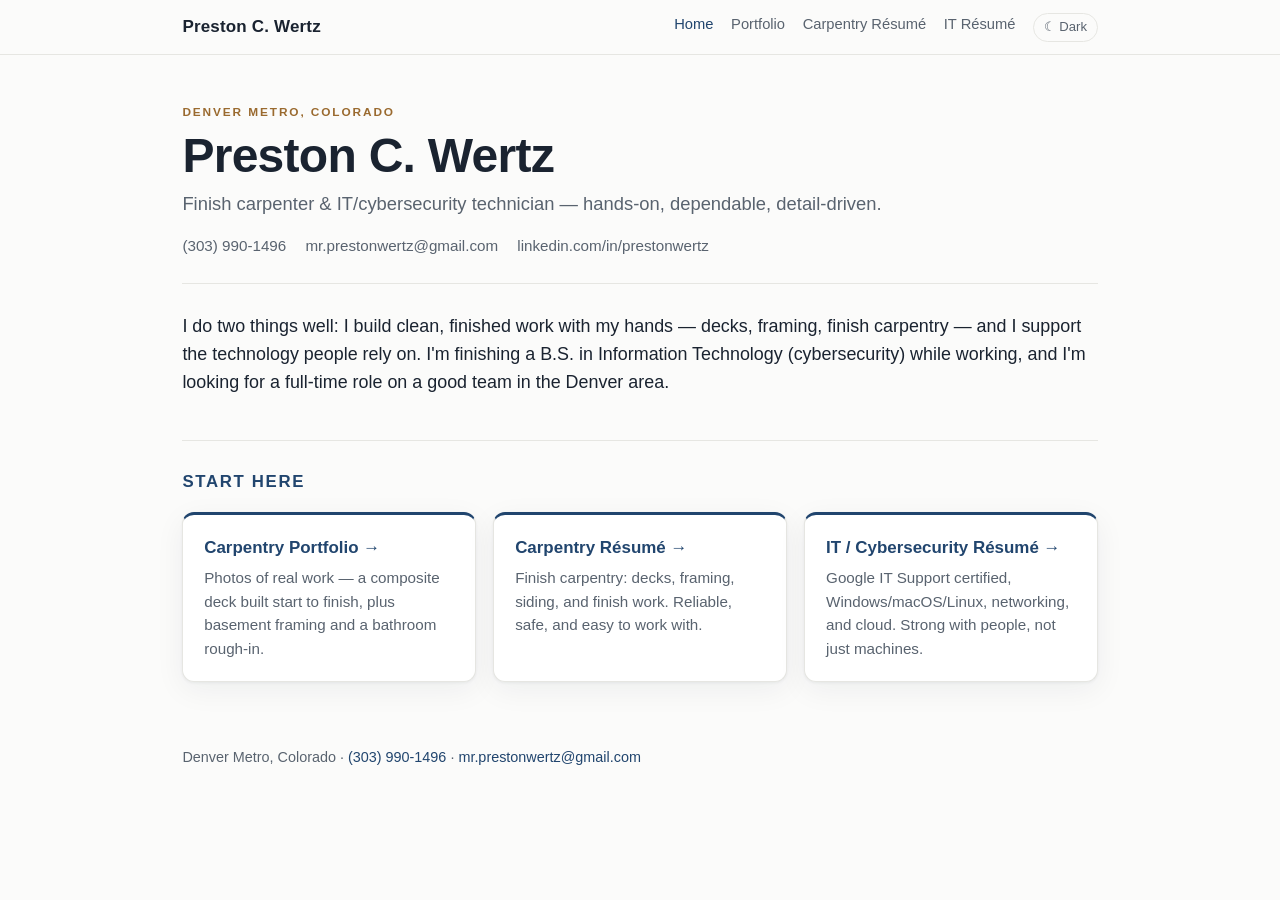
<file: index.html>
<!DOCTYPE html>
<html lang="en">
<head>
<meta charset="utf-8">
<meta name="viewport" content="width=device-width, initial-scale=1">
<title>Preston C. Wertz — Resume & Portfolio</title>
<meta name="description" content="Preston Wertz — Denver-based, dual-track: IT support & cybersecurity, and finish carpentry. Resumes and a carpentry portfolio.">
<link rel="stylesheet" href="style.css">
<script src="theme.js"></script>
</head>
<body>

<nav class="nav"><div class="wrap">
  <span class="brand">Preston C. Wertz</span>
  <span class="links">
    <a href="index.html" class="active">Home</a>
    <a href="portfolio.html">Portfolio</a>
    <a href="resume-construction.html">Carpentry Résumé</a>
    <a href="resume-it.html">IT Résumé</a>
    <button id="theme-toggle" style="background:none;border:1px solid var(--rule);color:var(--muted);border-radius:999px;padding:.2rem .6rem;font:inherit;font-size:.82rem;cursor:pointer;">Theme</button>
  </span>
</div></nav>

<div class="wrap">

  <header class="masthead">
    <p class="eyebrow">Denver Metro, Colorado</p>
    <h1>Preston C. Wertz</h1>
    <p class="role">Finish carpenter &amp; IT/cybersecurity technician — hands-on, dependable, detail-driven.</p>
    <div class="contact">
      <a href="tel:+13039901496">(303) 990-1496</a>
      <a href="mailto:mr.prestonwertz@gmail.com">mr.prestonwertz@gmail.com</a>
      <a href="https://linkedin.com/in/prestonwertz" target="_blank" rel="noopener">linkedin.com/in/prestonwertz</a>
    </div>
  </header>

  <section>
    <p class="lead">I do two things well: I build clean, finished work with my hands — decks, framing, finish carpentry — and I support the technology people rely on. I'm finishing a B.S. in Information Technology (cybersecurity) while working, and I'm looking for a full-time role on a good team in the Denver area.</p>
  </section>

  <section>
    <h2>Start here</h2>
    <div class="cards">
      <a class="card" href="portfolio.html">
        <h3>Carpentry Portfolio →</h3>
        <p>Photos of real work — a composite deck built start to finish, plus basement framing and a bathroom rough-in.</p>
      </a>
      <a class="card" href="resume-construction.html">
        <h3>Carpentry Résumé →</h3>
        <p>Finish carpentry: decks, framing, siding, and finish work. Reliable, safe, and easy to work with.</p>
      </a>
      <a class="card" href="resume-it.html">
        <h3>IT / Cybersecurity Résumé →</h3>
        <p>Google IT Support certified, Windows/macOS/Linux, networking, and cloud. Strong with people, not just machines.</p>
      </a>
    </div>
  </section>

  <footer>
    Denver Metro, Colorado · <a href="tel:+13039901496">(303) 990-1496</a> · <a href="mailto:mr.prestonwertz@gmail.com">mr.prestonwertz@gmail.com</a>
  </footer>

</div>
</body>
</html>
</file>
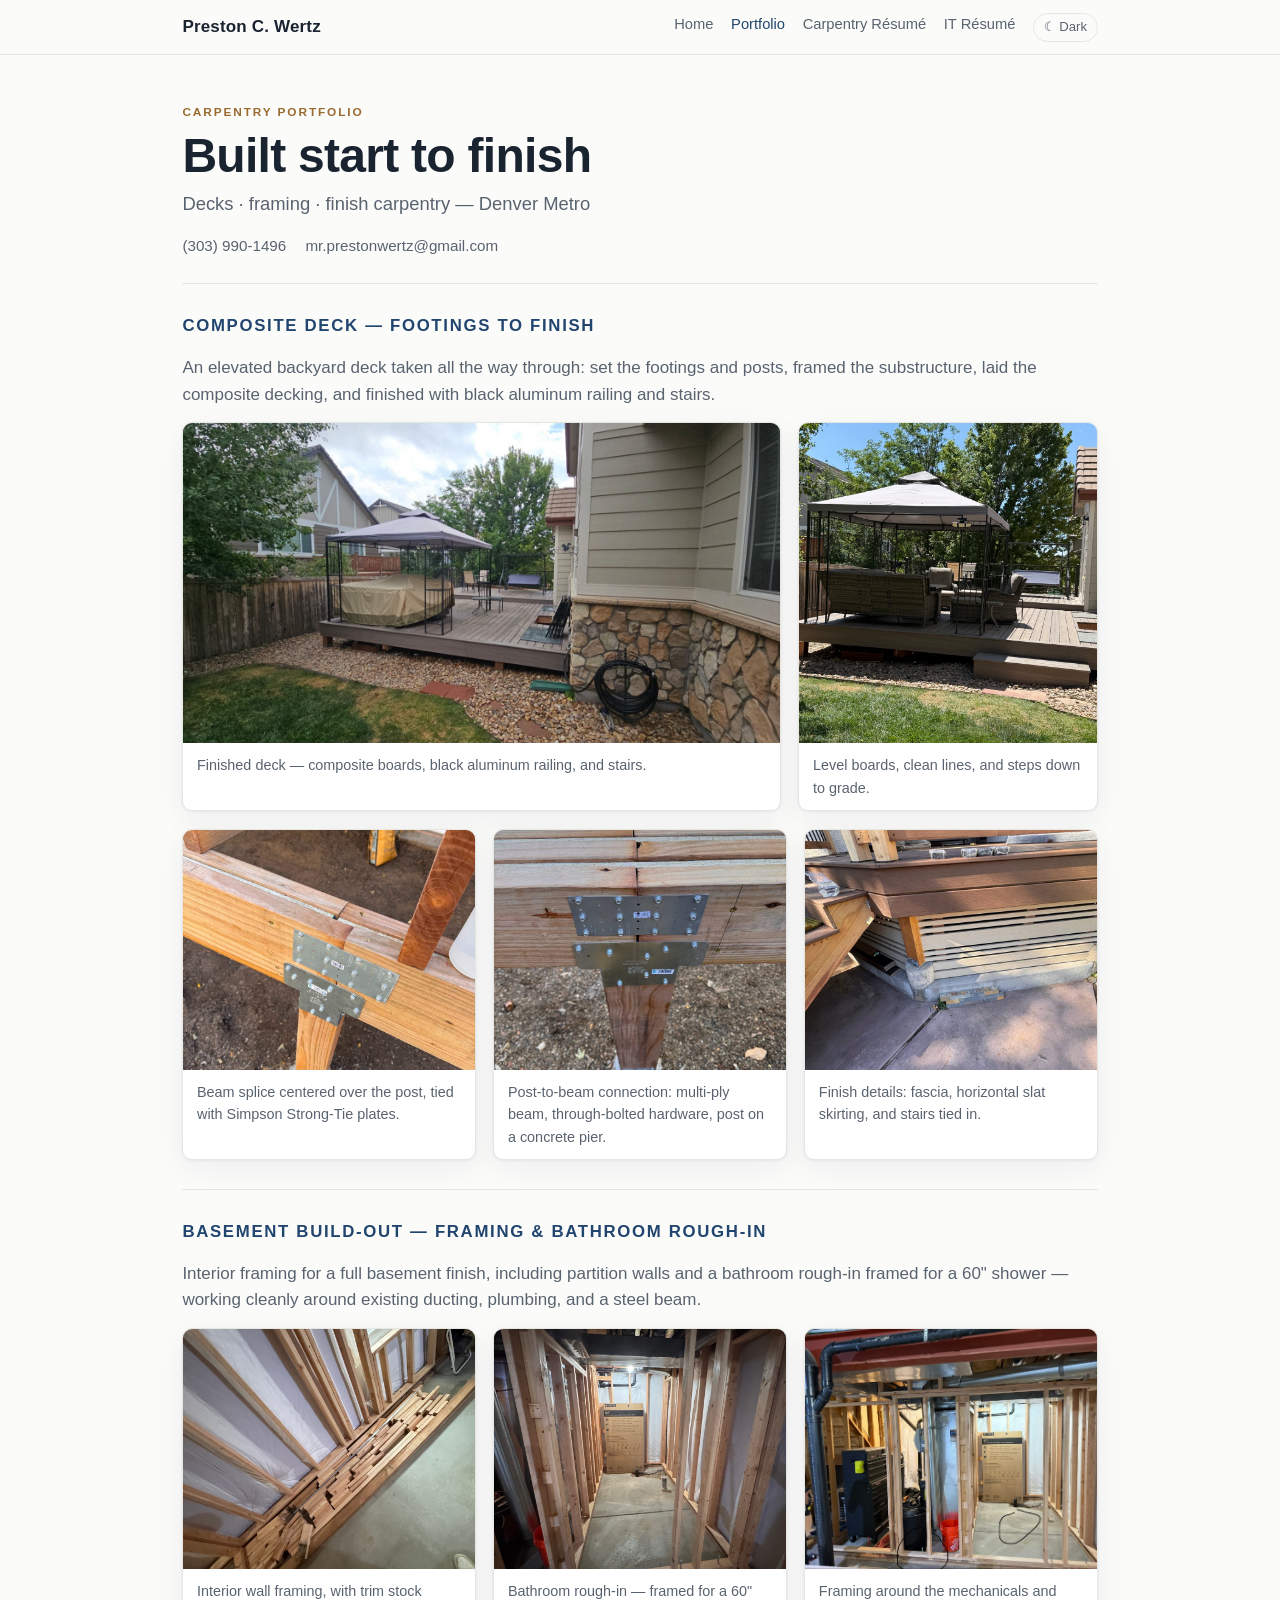
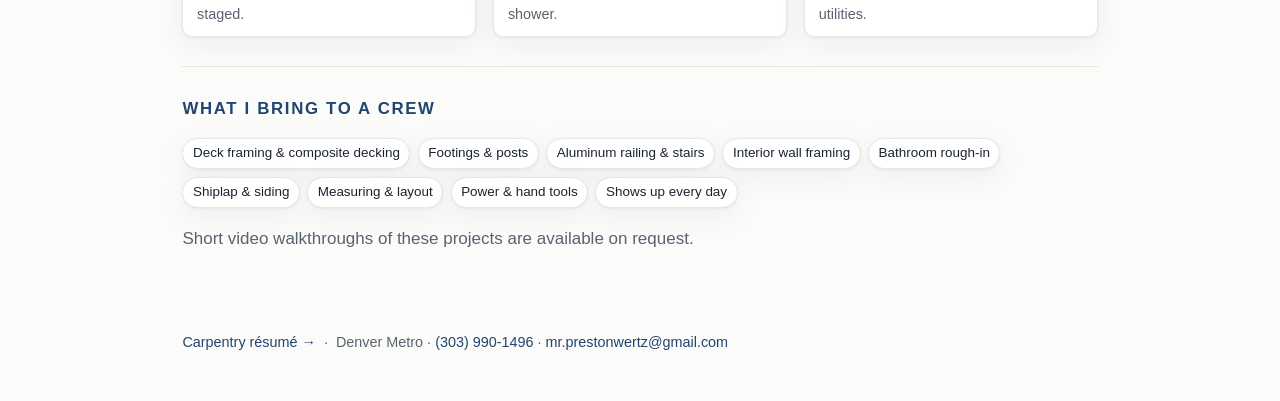
<file: portfolio.html>
<!DOCTYPE html>
<html lang="en">
<head>
<meta charset="utf-8">
<meta name="viewport" content="width=device-width, initial-scale=1">
<title>Preston C. Wertz — Carpentry Portfolio</title>
<meta name="description" content="Carpentry work by Preston Wertz: a composite deck built start to finish, plus basement framing and a bathroom rough-in.">
<link rel="stylesheet" href="style.css">
<script src="theme.js"></script>
</head>
<body>

<nav class="nav"><div class="wrap">
  <span class="brand"><a href="index.html" style="color:var(--ink)">Preston C. Wertz</a></span>
  <span class="links">
    <a href="index.html">Home</a>
    <a href="portfolio.html" class="active">Portfolio</a>
    <a href="resume-construction.html">Carpentry Résumé</a>
    <a href="resume-it.html">IT Résumé</a>
    <button id="theme-toggle" style="background:none;border:1px solid var(--rule);color:var(--muted);border-radius:999px;padding:.2rem .6rem;font:inherit;font-size:.82rem;cursor:pointer;">Theme</button>
  </span>
</div></nav>

<div class="wrap">

  <header class="masthead">
    <p class="eyebrow">Carpentry Portfolio</p>
    <h1>Built start to finish</h1>
    <p class="role">Decks · framing · finish carpentry — Denver Metro</p>
    <div class="contact">
      <a href="tel:+13039901496">(303) 990-1496</a>
      <a href="mailto:mr.prestonwertz@gmail.com">mr.prestonwertz@gmail.com</a>
    </div>
  </header>

  <section>
    <h2>Composite deck — footings to finish</h2>
    <p class="muted">An elevated backyard deck taken all the way through: set the footings and posts, framed the substructure, laid the composite decking, and finished with black aluminum railing and stairs.</p>
    <div class="feature-row">
      <figure class="feature"><img src="images/deck-finished-1.jpg" alt="Finished elevated composite deck with black aluminum railing" loading="lazy"><figcaption>Finished deck — composite boards, black aluminum railing, and stairs.</figcaption></figure>
      <figure class="feature"><img src="images/deck-finished-3.jpg" alt="Finished composite deck seen from the yard" loading="lazy"><figcaption>Level boards, clean lines, and steps down to grade.</figcaption></figure>
    </div>
    <div class="gallery">
      <figure><img src="images/deck-beam-splice-1.jpg" alt="Built-up deck beam spliced over a post with Simpson Strong-Tie plates, post set on a concrete pier" loading="lazy"><figcaption>Beam splice centered over the post, tied with Simpson Strong-Tie plates.</figcaption></figure>
      <figure><img src="images/deck-beam-splice-2.jpg" alt="Close view of Simpson Strong-Tie post-to-beam connection on a multi-ply beam" loading="lazy"><figcaption>Post-to-beam connection: multi-ply beam, through-bolted hardware, post on a concrete pier.</figcaption></figure>
      <figure><img src="images/deck-skirting-stairs.jpg" alt="Finished deck fascia with horizontal slat skirting and stairs" loading="lazy"><figcaption>Finish details: fascia, horizontal slat skirting, and stairs tied in.</figcaption></figure>
    </div>
  </section>

  <section>
    <h2>Basement build-out — framing &amp; bathroom rough-in</h2>
    <p class="muted">Interior framing for a full basement finish, including partition walls and a bathroom rough-in framed for a 60&quot; shower — working cleanly around existing ducting, plumbing, and a steel beam.</p>
    <div class="gallery">
      <figure><img src="images/basement-wall-framing.jpg" alt="Interior basement wall framing with trim stock staged" loading="lazy"><figcaption>Interior wall framing, with trim stock staged.</figcaption></figure>
      <figure><img src="images/basement-framing-2.jpg" alt="Basement bathroom rough-in framed for a 60 inch shower" loading="lazy"><figcaption>Bathroom rough-in — framed for a 60&quot; shower.</figcaption></figure>
      <figure><img src="images/basement-bathroom-1.jpg" alt="Framing around basement mechanicals and utilities" loading="lazy"><figcaption>Framing around the mechanicals and utilities.</figcaption></figure>
    </div>
  </section>

  <section>
    <h2>What I bring to a crew</h2>
    <div class="chips">
      <span class="chip">Deck framing &amp; composite decking</span>
      <span class="chip">Footings &amp; posts</span>
      <span class="chip">Aluminum railing &amp; stairs</span>
      <span class="chip">Interior wall framing</span>
      <span class="chip">Bathroom rough-in</span>
      <span class="chip">Shiplap &amp; siding</span>
      <span class="chip">Measuring &amp; layout</span>
      <span class="chip">Power &amp; hand tools</span>
      <span class="chip">Shows up every day</span>
    </div>
    <p class="muted" style="margin-top:1.1rem">Short video walkthroughs of these projects are available on request.</p>
  </section>

  <footer>
    <a href="resume-construction.html">Carpentry résumé →</a> &nbsp;·&nbsp; Denver Metro · <a href="tel:+13039901496">(303) 990-1496</a> · <a href="mailto:mr.prestonwertz@gmail.com">mr.prestonwertz@gmail.com</a>
  </footer>

</div>
</body>
</html>
</file>
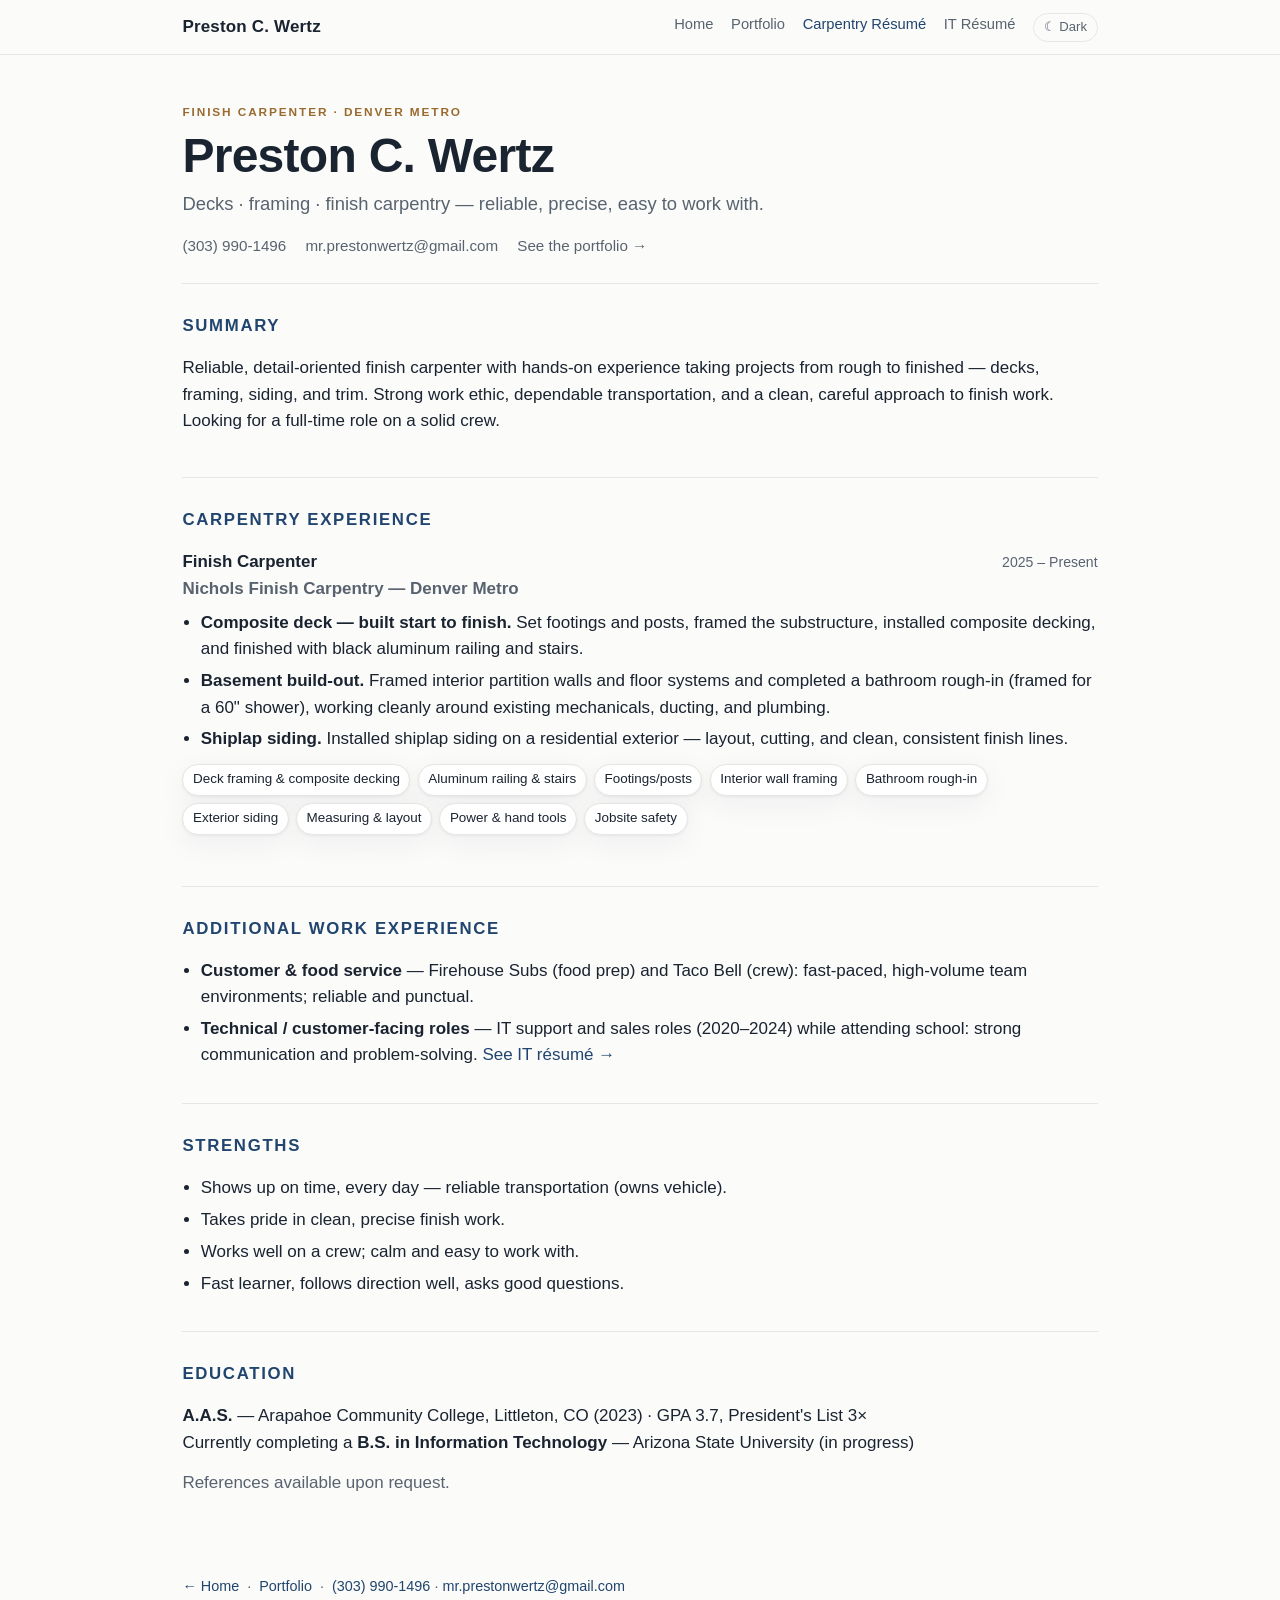
<file: resume-construction.html>
<!DOCTYPE html>
<html lang="en">
<head>
<meta charset="utf-8">
<meta name="viewport" content="width=device-width, initial-scale=1">
<title>Preston C. Wertz — Carpentry Résumé</title>
<meta name="description" content="Finish carpenter — decks, framing, siding, and finish work. Denver Metro.">
<link rel="stylesheet" href="style.css">
<script src="theme.js"></script>
</head>
<body>

<nav class="nav"><div class="wrap">
  <span class="brand"><a href="index.html" style="color:var(--ink)">Preston C. Wertz</a></span>
  <span class="links">
    <a href="index.html">Home</a>
    <a href="portfolio.html">Portfolio</a>
    <a href="resume-construction.html" class="active">Carpentry Résumé</a>
    <a href="resume-it.html">IT Résumé</a>
    <button id="theme-toggle" style="background:none;border:1px solid var(--rule);color:var(--muted);border-radius:999px;padding:.2rem .6rem;font:inherit;font-size:.82rem;cursor:pointer;">Theme</button>
  </span>
</div></nav>

<div class="wrap">

  <header class="masthead">
    <p class="eyebrow">Finish Carpenter · Denver Metro</p>
    <h1>Preston C. Wertz</h1>
    <p class="role">Decks · framing · finish carpentry — reliable, precise, easy to work with.</p>
    <div class="contact">
      <a href="tel:+13039901496">(303) 990-1496</a>
      <a href="mailto:mr.prestonwertz@gmail.com">mr.prestonwertz@gmail.com</a>
      <a href="portfolio.html">See the portfolio →</a>
    </div>
  </header>

  <section>
    <h2>Summary</h2>
    <p>Reliable, detail-oriented finish carpenter with hands-on experience taking projects from rough to finished — decks, framing, siding, and trim. Strong work ethic, dependable transportation, and a clean, careful approach to finish work. Looking for a full-time role on a solid crew.</p>
  </section>

  <section>
    <h2>Carpentry Experience</h2>
    <div class="entry">
      <div class="entry-head">
        <h3>Finish Carpenter</h3>
        <span class="dates">2025 – Present</span>
      </div>
      <div class="org">Nichols Finish Carpentry — Denver Metro</div>
      <ul>
        <li><strong>Composite deck — built start to finish.</strong> Set footings and posts, framed the substructure, installed composite decking, and finished with black aluminum railing and stairs.</li>
        <li><strong>Basement build-out.</strong> Framed interior partition walls and floor systems and completed a bathroom rough-in (framed for a 60&quot; shower), working cleanly around existing mechanicals, ducting, and plumbing.</li>
        <li><strong>Shiplap siding.</strong> Installed shiplap siding on a residential exterior — layout, cutting, and clean, consistent finish lines.</li>
      </ul>
      <div class="chips" style="margin-top:.7rem">
        <span class="chip">Deck framing &amp; composite decking</span>
        <span class="chip">Aluminum railing &amp; stairs</span>
        <span class="chip">Footings/posts</span>
        <span class="chip">Interior wall framing</span>
        <span class="chip">Bathroom rough-in</span>
        <span class="chip">Exterior siding</span>
        <span class="chip">Measuring &amp; layout</span>
        <span class="chip">Power &amp; hand tools</span>
        <span class="chip">Jobsite safety</span>
      </div>
    </div>
  </section>

  <section>
    <h2>Additional Work Experience</h2>
    <ul>
      <li><strong>Customer &amp; food service</strong> — Firehouse Subs (food prep) and Taco Bell (crew): fast-paced, high-volume team environments; reliable and punctual.</li>
      <li><strong>Technical / customer-facing roles</strong> — IT support and sales roles (2020–2024) while attending school: strong communication and problem-solving. <a href="resume-it.html">See IT résumé →</a></li>
    </ul>
  </section>

  <section>
    <h2>Strengths</h2>
    <ul>
      <li>Shows up on time, every day — reliable transportation (owns vehicle).</li>
      <li>Takes pride in clean, precise finish work.</li>
      <li>Works well on a crew; calm and easy to work with.</li>
      <li>Fast learner, follows direction well, asks good questions.</li>
    </ul>
  </section>

  <section>
    <h2>Education</h2>
    <p>
      <strong>A.A.S.</strong> — Arapahoe Community College, Littleton, CO (2023) · GPA 3.7, President's List 3×<br>
      Currently completing a <strong>B.S. in Information Technology</strong> — Arizona State University (in progress)
    </p>
    <p class="muted">References available upon request.</p>
  </section>

  <footer>
    <a href="index.html">← Home</a> &nbsp;·&nbsp; <a href="portfolio.html">Portfolio</a> &nbsp;·&nbsp; <a href="tel:+13039901496">(303) 990-1496</a> · <a href="mailto:mr.prestonwertz@gmail.com">mr.prestonwertz@gmail.com</a>
  </footer>

</div>
</body>
</html>
</file>
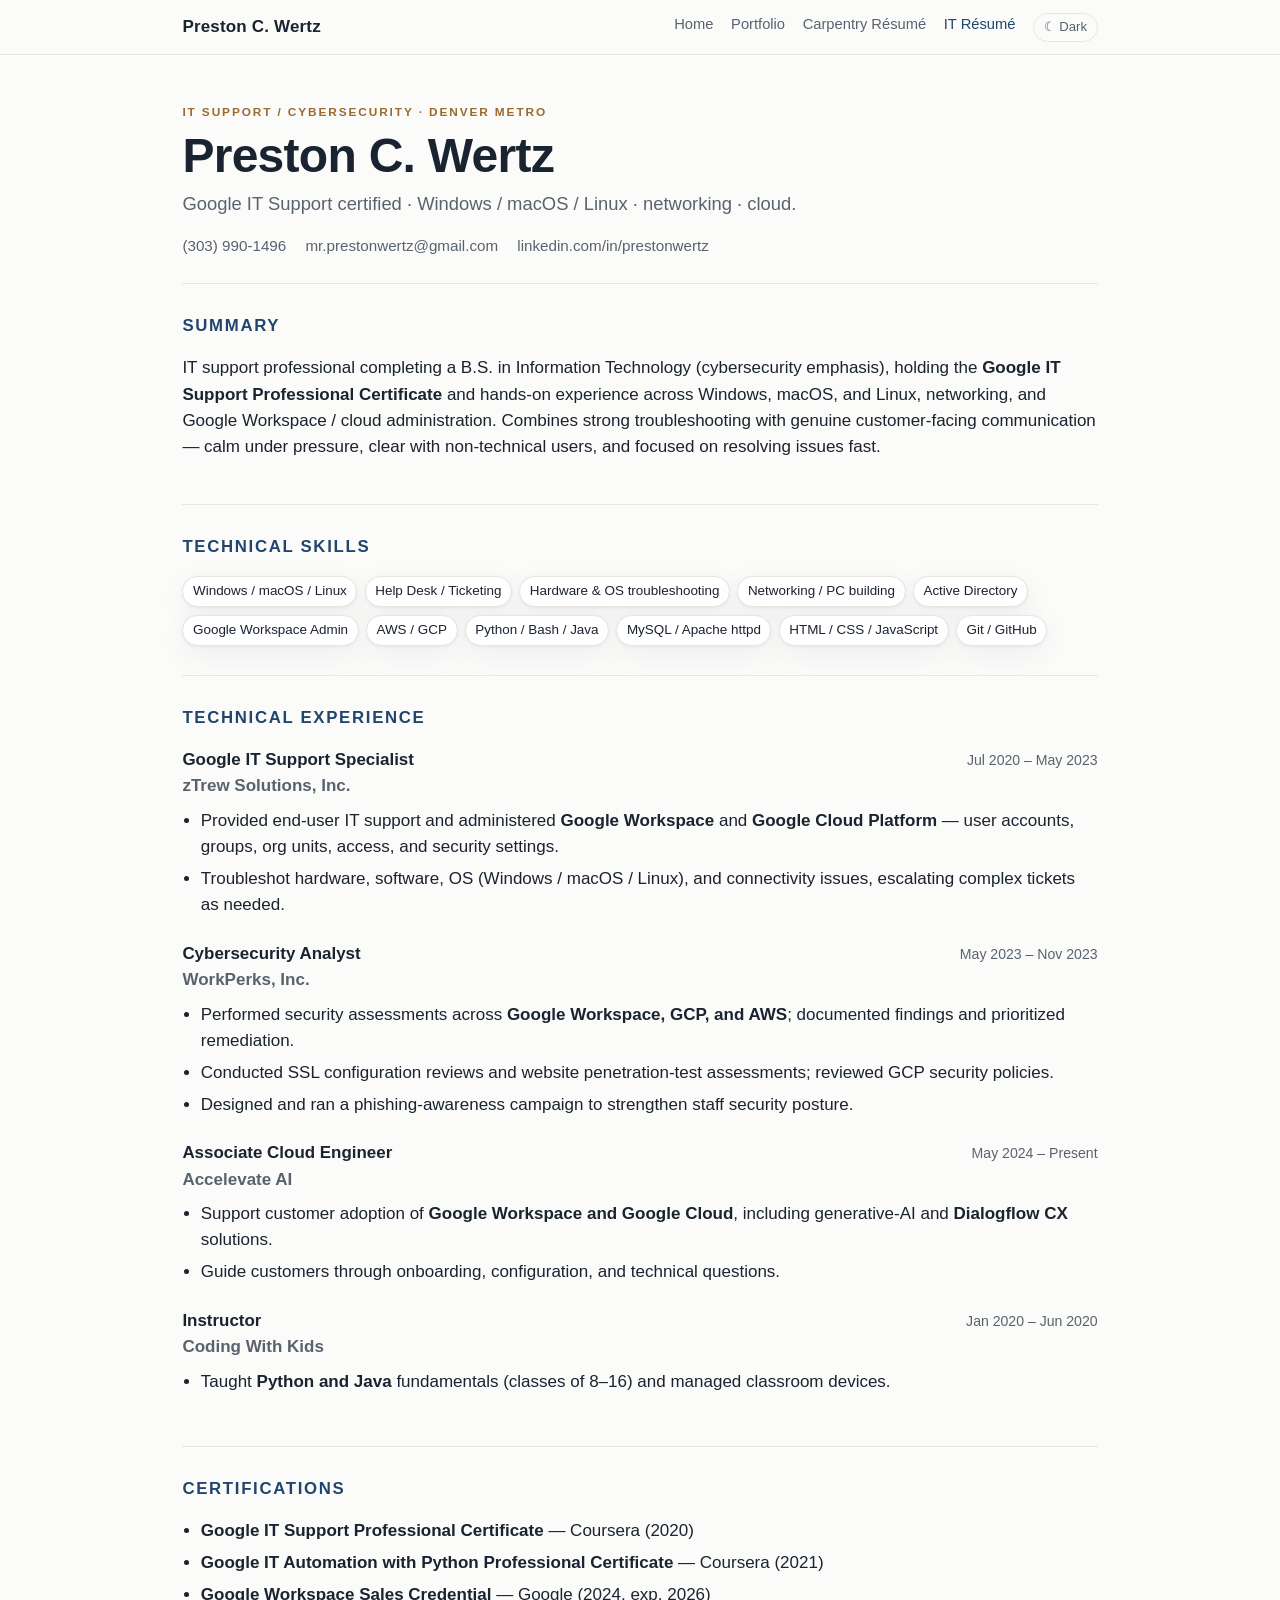
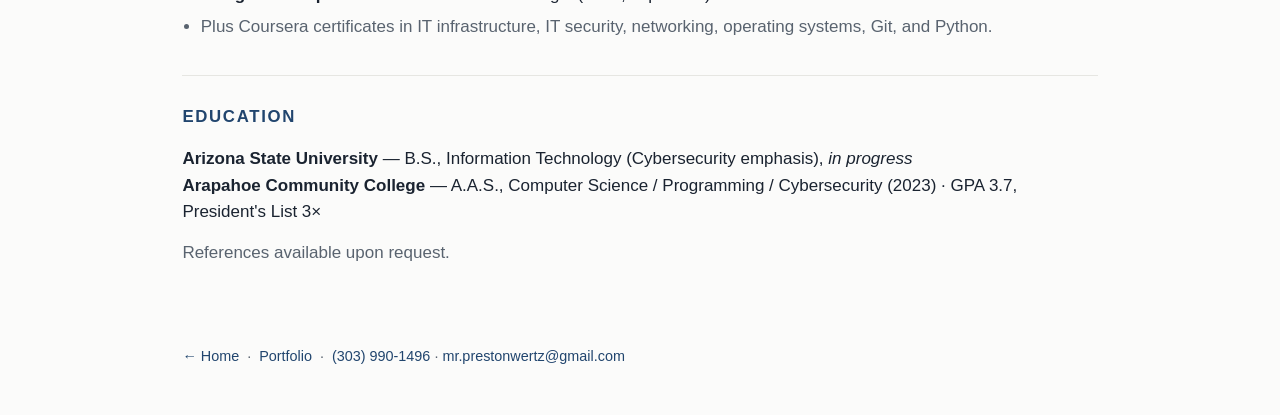
<file: resume-it.html>
<!DOCTYPE html>
<html lang="en">
<head>
<meta charset="utf-8">
<meta name="viewport" content="width=device-width, initial-scale=1">
<title>Preston C. Wertz — IT / Cybersecurity Résumé</title>
<meta name="description" content="IT support professional — Google IT Support certified, Windows/macOS/Linux, networking, cloud. Denver Metro.">
<link rel="stylesheet" href="style.css">
<script src="theme.js"></script>
</head>
<body>

<nav class="nav"><div class="wrap">
  <span class="brand"><a href="index.html" style="color:var(--ink)">Preston C. Wertz</a></span>
  <span class="links">
    <a href="index.html">Home</a>
    <a href="portfolio.html">Portfolio</a>
    <a href="resume-construction.html">Carpentry Résumé</a>
    <a href="resume-it.html" class="active">IT Résumé</a>
    <button id="theme-toggle" style="background:none;border:1px solid var(--rule);color:var(--muted);border-radius:999px;padding:.2rem .6rem;font:inherit;font-size:.82rem;cursor:pointer;">Theme</button>
  </span>
</div></nav>

<div class="wrap">

  <header class="masthead">
    <p class="eyebrow">IT Support / Cybersecurity · Denver Metro</p>
    <h1>Preston C. Wertz</h1>
    <p class="role">Google IT Support certified · Windows / macOS / Linux · networking · cloud.</p>
    <div class="contact">
      <a href="tel:+13039901496">(303) 990-1496</a>
      <a href="mailto:mr.prestonwertz@gmail.com">mr.prestonwertz@gmail.com</a>
      <a href="https://linkedin.com/in/prestonwertz" target="_blank" rel="noopener">linkedin.com/in/prestonwertz</a>
    </div>
  </header>

  <section>
    <h2>Summary</h2>
    <p>IT support professional completing a B.S. in Information Technology (cybersecurity emphasis), holding the <strong>Google IT Support Professional Certificate</strong> and hands-on experience across Windows, macOS, and Linux, networking, and Google Workspace / cloud administration. Combines strong troubleshooting with genuine customer-facing communication — calm under pressure, clear with non-technical users, and focused on resolving issues fast.</p>
  </section>

  <section>
    <h2>Technical Skills</h2>
    <div class="chips">
      <span class="chip">Windows / macOS / Linux</span>
      <span class="chip">Help Desk / Ticketing</span>
      <span class="chip">Hardware &amp; OS troubleshooting</span>
      <span class="chip">Networking / PC building</span>
      <span class="chip">Active Directory</span>
      <span class="chip">Google Workspace Admin</span>
      <span class="chip">AWS / GCP</span>
      <span class="chip">Python / Bash / Java</span>
      <span class="chip">MySQL / Apache httpd</span>
      <span class="chip">HTML / CSS / JavaScript</span>
      <span class="chip">Git / GitHub</span>
    </div>
  </section>

  <section>
    <h2>Technical Experience</h2>

    <div class="entry">
      <div class="entry-head"><h3>Google IT Support Specialist</h3><span class="dates">Jul 2020 – May 2023</span></div>
      <div class="org">zTrew Solutions, Inc.</div>
      <ul>
        <li>Provided end-user IT support and administered <strong>Google Workspace</strong> and <strong>Google Cloud Platform</strong> — user accounts, groups, org units, access, and security settings.</li>
        <li>Troubleshot hardware, software, OS (Windows / macOS / Linux), and connectivity issues, escalating complex tickets as needed.</li>
      </ul>
    </div>

    <div class="entry">
      <div class="entry-head"><h3>Cybersecurity Analyst</h3><span class="dates">May 2023 – Nov 2023</span></div>
      <div class="org">WorkPerks, Inc.</div>
      <ul>
        <li>Performed security assessments across <strong>Google Workspace, GCP, and AWS</strong>; documented findings and prioritized remediation.</li>
        <li>Conducted SSL configuration reviews and website penetration-test assessments; reviewed GCP security policies.</li>
        <li>Designed and ran a phishing-awareness campaign to strengthen staff security posture.</li>
      </ul>
    </div>

    <div class="entry">
      <div class="entry-head"><h3>Associate Cloud Engineer</h3><span class="dates">May 2024 – Present</span></div>
      <div class="org">Accelevate AI</div>
      <ul>
        <li>Support customer adoption of <strong>Google Workspace and Google Cloud</strong>, including generative-AI and <strong>Dialogflow CX</strong> solutions.</li>
        <li>Guide customers through onboarding, configuration, and technical questions.</li>
      </ul>
    </div>

    <div class="entry">
      <div class="entry-head"><h3>Instructor</h3><span class="dates">Jan 2020 – Jun 2020</span></div>
      <div class="org">Coding With Kids</div>
      <ul>
        <li>Taught <strong>Python and Java</strong> fundamentals (classes of 8–16) and managed classroom devices.</li>
      </ul>
    </div>
  </section>

  <section>
    <h2>Certifications</h2>
    <ul>
      <li><strong>Google IT Support Professional Certificate</strong> — Coursera (2020)</li>
      <li><strong>Google IT Automation with Python Professional Certificate</strong> — Coursera (2021)</li>
      <li><strong>Google Workspace Sales Credential</strong> — Google (2024, exp. 2026)</li>
      <li class="muted">Plus Coursera certificates in IT infrastructure, IT security, networking, operating systems, Git, and Python.</li>
    </ul>
  </section>

  <section>
    <h2>Education</h2>
    <p>
      <strong>Arizona State University</strong> — B.S., Information Technology (Cybersecurity emphasis), <em>in progress</em><br>
      <strong>Arapahoe Community College</strong> — A.A.S., Computer Science / Programming / Cybersecurity (2023) · GPA 3.7, President's List 3×
    </p>
    <p class="muted">References available upon request.</p>
  </section>

  <footer>
    <a href="index.html">← Home</a> &nbsp;·&nbsp; <a href="portfolio.html">Portfolio</a> &nbsp;·&nbsp; <a href="tel:+13039901496">(303) 990-1496</a> · <a href="mailto:mr.prestonwertz@gmail.com">mr.prestonwertz@gmail.com</a>
  </footer>

</div>
</body>
</html>
</file>
<file: style.css>
/* Preston Wertz — portfolio site
   Identity: navy (trust / tech) + a thin bronze detail (craft / woodwork), cool off-white ground. */

:root {
  --bg: #fbfbfa;
  --surface: #ffffff;
  --ink: #1a2330;
  --muted: #59636f;
  --navy: #21456e;
  --navy-strong: #1a3557;
  --bronze: #9a6a2f;
  --rule: #e6e6e2;
  --shadow: 0 1px 3px rgba(20,30,45,.06), 0 8px 30px rgba(20,30,45,.06);
  --maxw: 60rem;
}
@media (prefers-color-scheme: dark) {
  :root {
    --bg: #14181d;
    --surface: #1b2128;
    --ink: #eceef1;
    --muted: #98a2ad;
    --navy: #7aa7d8;
    --navy-strong: #a9c6e8;
    --bronze: #cc9a5f;
    --rule: #2b333c;
    --shadow: 0 1px 3px rgba(0,0,0,.3), 0 8px 30px rgba(0,0,0,.35);
  }
}
:root[data-theme="light"] {
  --bg: #fbfbfa; --surface: #ffffff; --ink: #1a2330; --muted: #59636f;
  --navy: #21456e; --navy-strong: #1a3557; --bronze: #9a6a2f; --rule: #e6e6e2;
  --shadow: 0 1px 3px rgba(20,30,45,.06), 0 8px 30px rgba(20,30,45,.06);
}
:root[data-theme="dark"] {
  --bg: #14181d; --surface: #1b2128; --ink: #eceef1; --muted: #98a2ad;
  --navy: #7aa7d8; --navy-strong: #a9c6e8; --bronze: #cc9a5f; --rule: #2b333c;
  --shadow: 0 1px 3px rgba(0,0,0,.3), 0 8px 30px rgba(0,0,0,.35);
}

* { box-sizing: border-box; }
html { -webkit-text-size-adjust: 100%; }
body {
  margin: 0;
  background: var(--bg);
  color: var(--ink);
  font-family: -apple-system, BlinkMacSystemFont, "Segoe UI", Roboto, Helvetica, Arial, sans-serif;
  line-height: 1.55;
  font-size: 17px;
  -webkit-font-smoothing: antialiased;
}
.wrap { max-width: var(--maxw); margin: 0 auto; padding: 0 1.4rem; }
a { color: var(--navy); text-decoration: none; }
a:hover { text-decoration: underline; }
a:focus-visible { outline: 2px solid var(--navy); outline-offset: 2px; border-radius: 2px; }

/* Top nav */
.nav {
  border-bottom: 1px solid var(--rule);
  background: color-mix(in srgb, var(--bg) 88%, transparent);
  position: sticky; top: 0; z-index: 10; backdrop-filter: saturate(1.1) blur(6px);
}
.nav .wrap { display: flex; align-items: center; justify-content: space-between; height: 3.4rem; gap: 1rem; }
.nav .brand { font-weight: 700; letter-spacing: .01em; color: var(--ink); }
.nav .links { display: flex; gap: 1.1rem; font-size: .92rem; flex-wrap: wrap; }
.nav .links a { color: var(--muted); }
.nav .links a:hover, .nav .links a.active { color: var(--navy); text-decoration: none; }

/* Header block */
.masthead { padding: 3rem 0 1.6rem; border-bottom: 1px solid var(--rule); }
.eyebrow { text-transform: uppercase; letter-spacing: .16em; font-size: .74rem; font-weight: 700; color: var(--bronze); margin: 0 0 .6rem; }
h1 { font-size: clamp(2rem, 5vw, 3rem); line-height: 1.05; margin: 0 0 .5rem; letter-spacing: -.015em; text-wrap: balance; }
.masthead .role { font-size: 1.15rem; color: var(--muted); margin: 0; }
.contact { display: flex; flex-wrap: wrap; gap: .4rem 1.2rem; margin-top: 1rem; font-size: .95rem; color: var(--muted); }
.contact a { color: var(--muted); }
.contact a:hover { color: var(--navy); }

/* Sections */
section { padding: 1.8rem 0; border-bottom: 1px solid var(--rule); }
section:last-of-type { border-bottom: 0; }
h2 { font-size: 1.05rem; text-transform: uppercase; letter-spacing: .1em; color: var(--navy); margin: 0 0 1rem; }
h3 { font-size: 1.06rem; margin: 0; }
p { margin: 0 0 .9rem; }
.lead { font-size: 1.12rem; color: var(--ink); }
.muted { color: var(--muted); }

/* Experience entries */
.entry { margin-bottom: 1.4rem; }
.entry-head { display: flex; justify-content: space-between; gap: 1rem; align-items: baseline; flex-wrap: wrap; }
.entry .org { color: var(--muted); font-weight: 600; }
.entry .dates { color: var(--muted); font-size: .88rem; white-space: nowrap; font-variant-numeric: tabular-nums; }
ul { margin: .5rem 0 0; padding-left: 1.15rem; }
li { margin: 0 0 .35rem; }

/* Skills / chips */
.chips { display: flex; flex-wrap: wrap; gap: .45rem; margin-top: .3rem; }
.chip { font-size: .84rem; background: var(--surface); border: 1px solid var(--rule); color: var(--ink); padding: .28rem .6rem; border-radius: 999px; box-shadow: var(--shadow); }

/* Cards (landing) */
.cards { display: grid; grid-template-columns: repeat(auto-fit, minmax(15rem, 1fr)); gap: 1.1rem; }
.card {
  display: block; background: var(--surface); border: 1px solid var(--rule); border-radius: 12px;
  padding: 1.3rem; box-shadow: var(--shadow); color: var(--ink);
  border-top: 3px solid var(--navy); transition: transform .12s ease, box-shadow .12s ease;
}
.card:hover { text-decoration: none; transform: translateY(-2px); box-shadow: 0 4px 10px rgba(20,30,45,.1), 0 14px 40px rgba(20,30,45,.1); }
.card h3 { color: var(--navy); margin-bottom: .3rem; }
.card p { color: var(--muted); font-size: .95rem; margin: 0; }

/* Portfolio gallery */
.gallery { display: grid; grid-template-columns: repeat(auto-fit, minmax(17rem, 1fr)); gap: 1.1rem; }
figure { margin: 0; background: var(--surface); border: 1px solid var(--rule); border-radius: 10px; overflow: hidden; box-shadow: var(--shadow); }
figure img { display: block; width: 100%; height: 15rem; object-fit: cover; background: var(--rule); }
figure.feature img { height: 20rem; }
figcaption { font-size: .9rem; color: var(--muted); padding: .7rem .85rem; }
.feature-row { display: grid; grid-template-columns: 1fr; gap: 1.1rem; margin-bottom: 1.1rem; }
@media (min-width: 40rem) { .feature-row { grid-template-columns: 2fr 1fr; } }

/* Footer */
footer { padding: 2.2rem 0 3rem; color: var(--muted); font-size: .9rem; }

@media (prefers-reduced-motion: reduce) {
  * { transition: none !important; }
}
</file>
